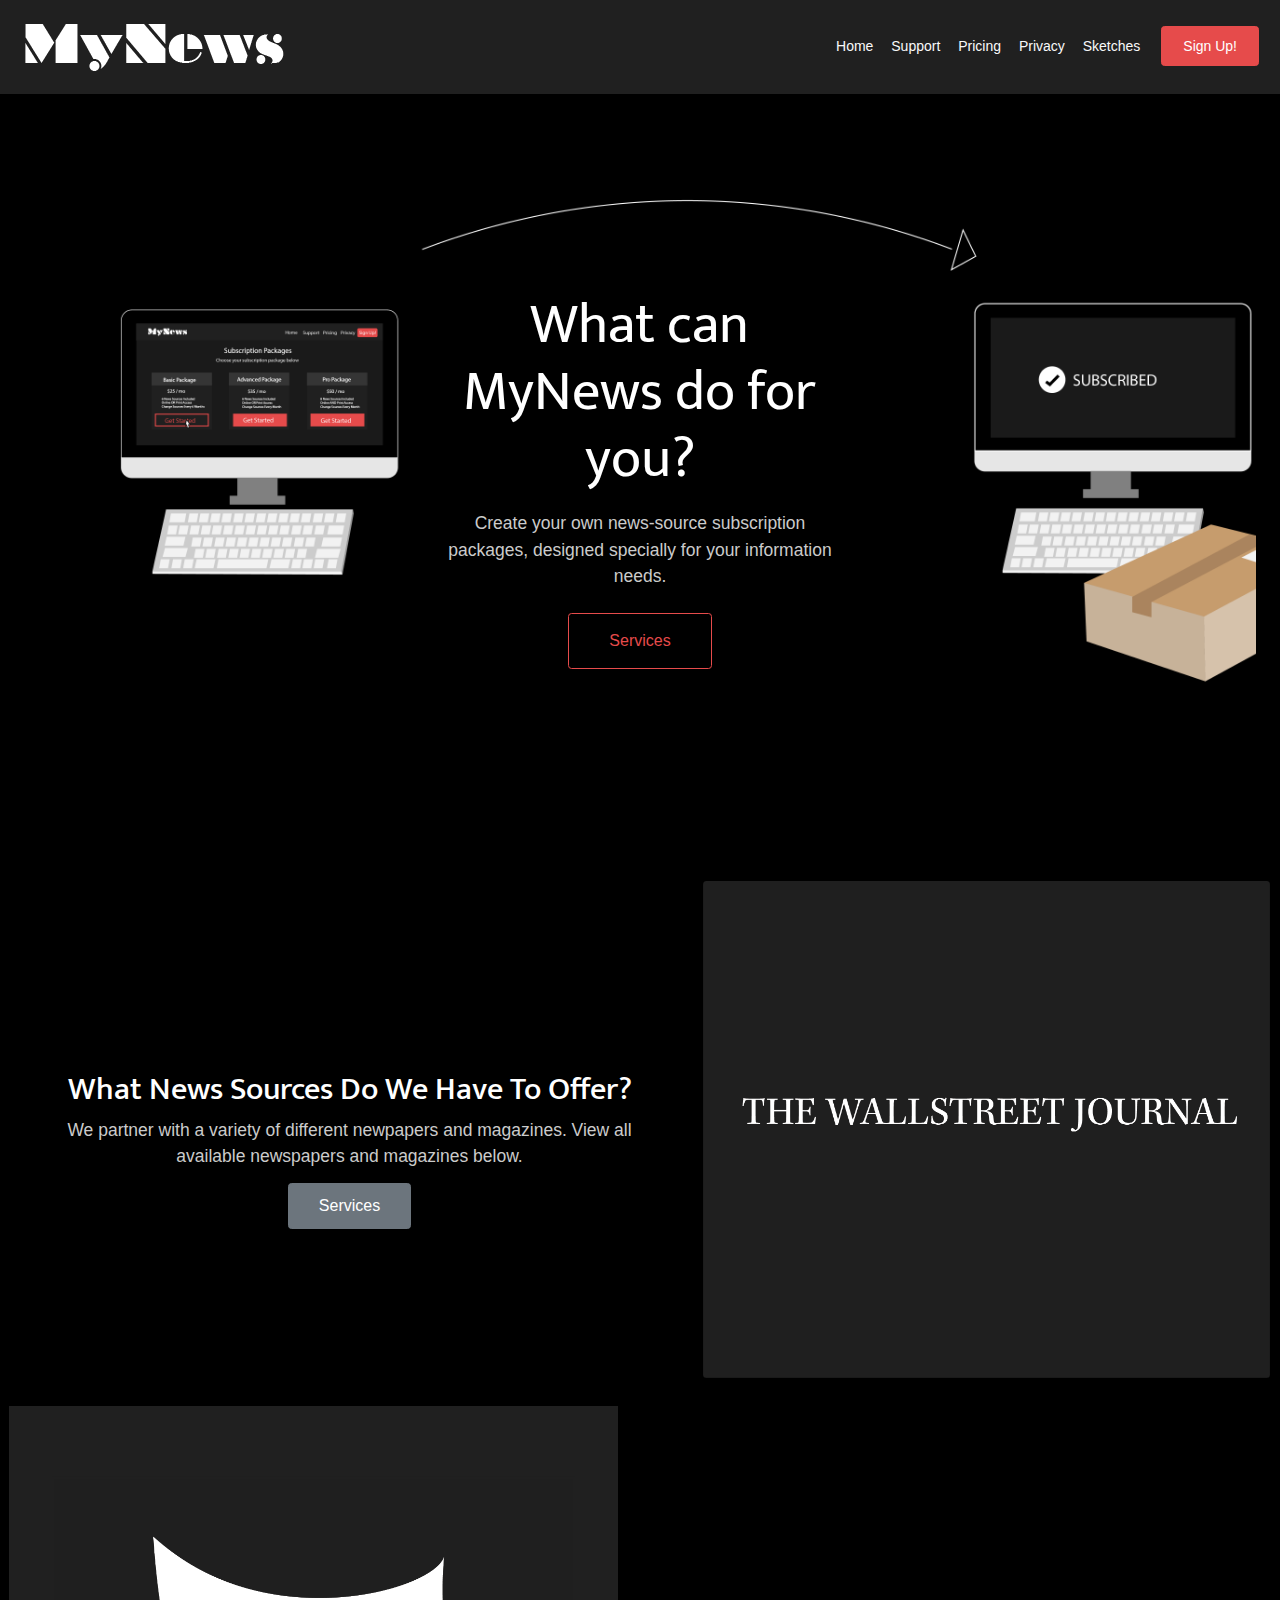
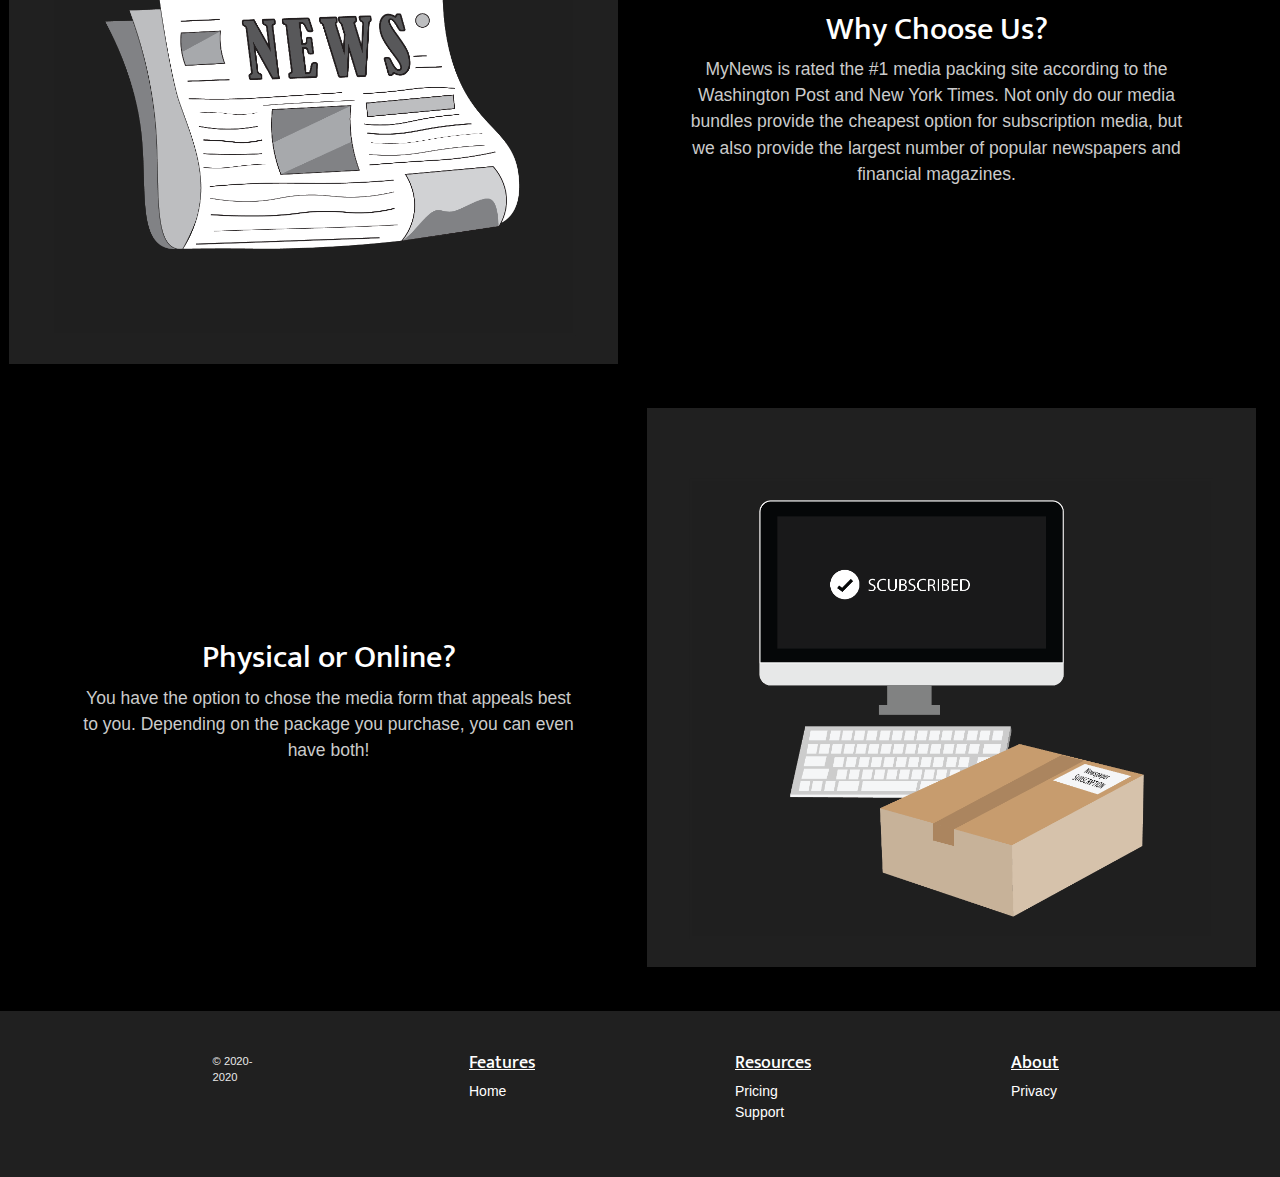
<file: index.html>
<!doctype html>
<html lang="en">
	<head>
		<meta charset="UTF-8">
		<meta name="description" content="Customizable News Source Site">
	  	<meta name="author" content="Allyson Wagner">
		<meta name="viewport" content="width=device-width, initial-scale=1.0">
        <meta name="generator" content="Jekyll v4.1.1">
        <script src="https://ajax.googleapis.com/ajax/libs/jquery/3.5.1/jquery.min.js"></script>
        <script src="https://cdnjs.cloudflare.com/ajax/libs/popper.js/1.16.0/umd/popper.min.js"></script>
        <script src="https://maxcdn.bootstrapcdn.com/bootstrap/4.5.2/js/bootstrap.min.js"></script>
       <link href="https://fonts.googleapis.com/css2?family=Mukta&display=swap" rel="stylesheet">
        <title>Home Page</title>
        
        <!-- Bootstrap v4.4.1 -->
		<link href="css/bootstrap.min.css" rel="stylesheet" type="text/css" media="screen">
		<link href="css/custom.css" rel="stylesheet" type="text/css" media="screen">
        

	<style>
 
    </style>

  </head>
  <body>
      
<div class="d-flex flex-column flex-md-row align-items-center p-3 px-md-4 mb-3 bg-black border-bottom shadow-sm">

   <a class="navbar-brand my-0 mr-md-auto" href="index.html">
    <img src="images/logowhite.png"  alt="Allyson Wagner Design Logo">
    </a>
  <nav class="my-2 my-md-0 mr-md-3">
    <a class="p-2 text-light" href="index.html">Home</a>
    <a class="p-2 text-light" href="support.html">Support</a>
    <a class="p-2 text-light" href="pricing.html">Pricing</a>
    <a class="p-2 text-light" href="privacy.html">Privacy</a>
    <a class="p-2 text-light" href="sketches.html">Sketches</a>
   
</nav>
    <!-- Button to Open the Modal -->
      <button type="button" class="btn btn-primary" data-toggle="modal" data-target="#myModal">
        Sign Up!
      </button>
    
    <!-- The Modal -->
  <div class="modal" id="myModal">
    <div class="modal-dialog">
      <div class="modal-content">
      
        <!-- Modal Header -->
        <div class="modal-header">
          <h4 class="modal-title">Sign Up Now!</h4>
          <button type="button" class="close" data-dismiss="modal">&times;</button>
        </div>
        
        <!-- Modal body -->
        <div class="modal-body">
         <form>
          <div class="form-group">
            <label for="recipient-email" class="col-form-label">Email</label>
            <input type="text" class="form-control" id="recipient-email">
          </div>
          <div class="form-group">
             <label for="recipient-password" class="col-form-label">Password</label>
            <input type="text" class="form-control" id="recipient-password">
          </div>
        <div class="form-group">
             <label for="recipient-confirm-password" class="col-form-label">Confirm Password</label>
            <input type="text" class="form-control" id="recipient-confirm-password">
          </div>
        </form>
        </div>
        
        <!-- Modal footer -->
        <div class="modal-footer">
           <button type="button" class="btn btn-secondary" data-dismiss="modal">Close</button>
        <button type="button" class="btn btn-light">Save changes</button>
        </div>

        </div>
      </div>
    </div><!-- End Modal -->
    
</div><!-- End Heading -->

        
      
<div class="container">
<div class="position-relative p-3 p-md-5 m-md-3 text-center backgroundimage">
    
  <div class="col-md-5 p-lg-5 mx-auto my-5 padding1 ">
      
    <h1 class="display-4 font-weight-normal pricing2">What can MyNews do for you?</h1>
    <p class="lead font-weight-normal pricing2">Create your own news-source subscription packages, designed specially for your information needs.</p>
    <a class="btn btn-outline-primary largerbutton" href="pricing.html">Services</a>
  </div> <!--END of h1/p div-->
    
  <div class="product-device shadow-sm d-none d-md-block"></div>
  <div class="product-device product-device-2 shadow-sm d-none d-md-block"></div>
</div> <!--END of big header-->

<div class="d-md-flex flex-md-equal w-100 my-md-3 pl-md-3">
  <div class="mr-md-3 pt-3 px-3 pt-md-5 px-md-5 text-center text-white overflow-hidden my-auto ">
    <div class="my-3 py-3">
      <h2 class="display-5">What News Sources Do We Have To Offer?</h2>
      <p class="lead">We partner with a variety of different newpapers and magazines. View all available newspapers and magazines below.</p>
        <a class="btn btn-secondary largerbutton2" href="pricing.html">Services</a>
    </div>
  </div> <!--END of what news sources do we have div-->
  <div class=" d-md-flex flex-md-equal w-100 my-md-3 pl-md-3 align-items-center">
        <div id="carouselExampleSlidesOnly" class="carousel slide" data-ride="carousel">
      <div class="carousel-inner">
        <div class="carousel-item active" data-interval="4000">
            <img src="images/thewallstreetjournalslide.png" class="d-block w-100 rounded" alt="New York Times Magazine Logo">
        </div>
        <div class="carousel-item" data-interval="4000">
          <img src="images/forbesslide2.png" class="d-block w-100 rounded" alt="Forbes Magazine Logo">
        </div>
        <div class="carousel-item" data-interval="4000">
          <img src="images/economistslide2.png" class="d-block w-100 rounded" alt="The Economist Magazine Logo">
        </div>
         <div class="carousel-item" data-interval="4000">
          <img src="images/moneyslide2.png" class="d-block w-100 rounded" alt="Money Magazine Logo ">
        </div>
      </div>
    </div>
  </div><!--END of carousel div-->
</div> <!--END div group-->


    
<div class="row d-md-flex flex-md-equal w-100 my-md-3 pl-md-3 pricing align-items-center">
<div class="col-md-6 order-last order-lg-1 order-md-1 bg-dark mr-md-3 pt-3 px-3 pt-md-5 px-md-5 text-center overflow-hidden ">
    <div class="my-3 py-3 rounded">
      <img src="images/newspaperdrawing.png" class="d-block w-100 rounded" alt="computer and package image">
    </div>
  </div><!--END of newspaper drawing div-->
<div class=" col-md-6 order-1 order-lg-2 order-md-2 mr-md-3 pt-3 px-3 pt-md-5 px-md-5 text-center overflow-hidden order-first order-md-2">
    <div class="my-3 p-3 ">
      <h2 class="display-5">Why Choose Us?</h2>
        <p class="lead">MyNews is rated the #1 media packing site according to the Washington Post and New York Times. Not only do our media bundles provide the cheapest option for subscription media, but we also provide the largest number of popular newspapers and financial magazines.</p>
    </div>
  </div><!--END of why choose us div-->
</div> <!--END of div group-->

<div class="d-md-flex flex-md-equal w-100 my-md-3 pl-md-3 pricing align-items-center">
  <div class=" mr-md-3 pt-3 px-3 pt-md-5 px-md-5 text-center overflow-hidden">
    <div class="my-3 p-3  ">
      <h2 class="display-5">Physical or Online?</h2>
      <p class="lead">You have the option to chose the media form that appeals best to you. Depending on the package you purchase, you can even have both!</p>
    </div>
  </div><!--END of physical or online div-->
  <div class="bg-dark mr-md-3 pt-3 px-3 pt-md-5 px-md-5 text-center overflow-hidden">
    <div class="my-3 py-3 rounded ">
      <img src="images/physicaloronline.png" class="d-block w-100 rounded" alt="computer and package image">
    </div>
  </div> <!--END of computer image div-->
</div> <!--END of "physical or online" div-->

    
</div><!-- End of container -->
      
  <footer class="pt-4 pt-md-5 d-flex justify-content-center footer">
    <div class="row">
      <div class="col-12 col-md footer">
        <small class="d-block mb-3 text-muted">&copy; 2020-2020</small>
      </div>
      <div class="col-6 col-md footer">
        <h5 class="footerlinks">Features</h5>
        <ul class="list-unstyled ">
          <li class="footertext"><a  href="#">Home</a></li><!-- Features Page -->
        </ul>
      </div>
      <div class="col-6 col-md footer">
        <h5 class="footerlinks">Resources</h5>
        <ul class="list-unstyled  footertext">
          <li class="footertext"><a href="pricing.html">Pricing</a></li><!-- Pricing Page --> 
          <li class="footertext"><a href="#">Support</a></li><!-- Support is how users can contact our company, Who we are. --> 
        </ul>
      </div>
      <div class="col-6 col-md footer">
        <h5 class="footerlinks">About</h5>
        <ul class="list-unstyled  footertext">
          <li class="footertext"><a href="#">Privacy</a></li><!-- Based on similar companies privacy pages. -->
        </ul>
      </div>
    </div><!-- End of Row -->
  </footer> 

</body> 
</html>
</file>
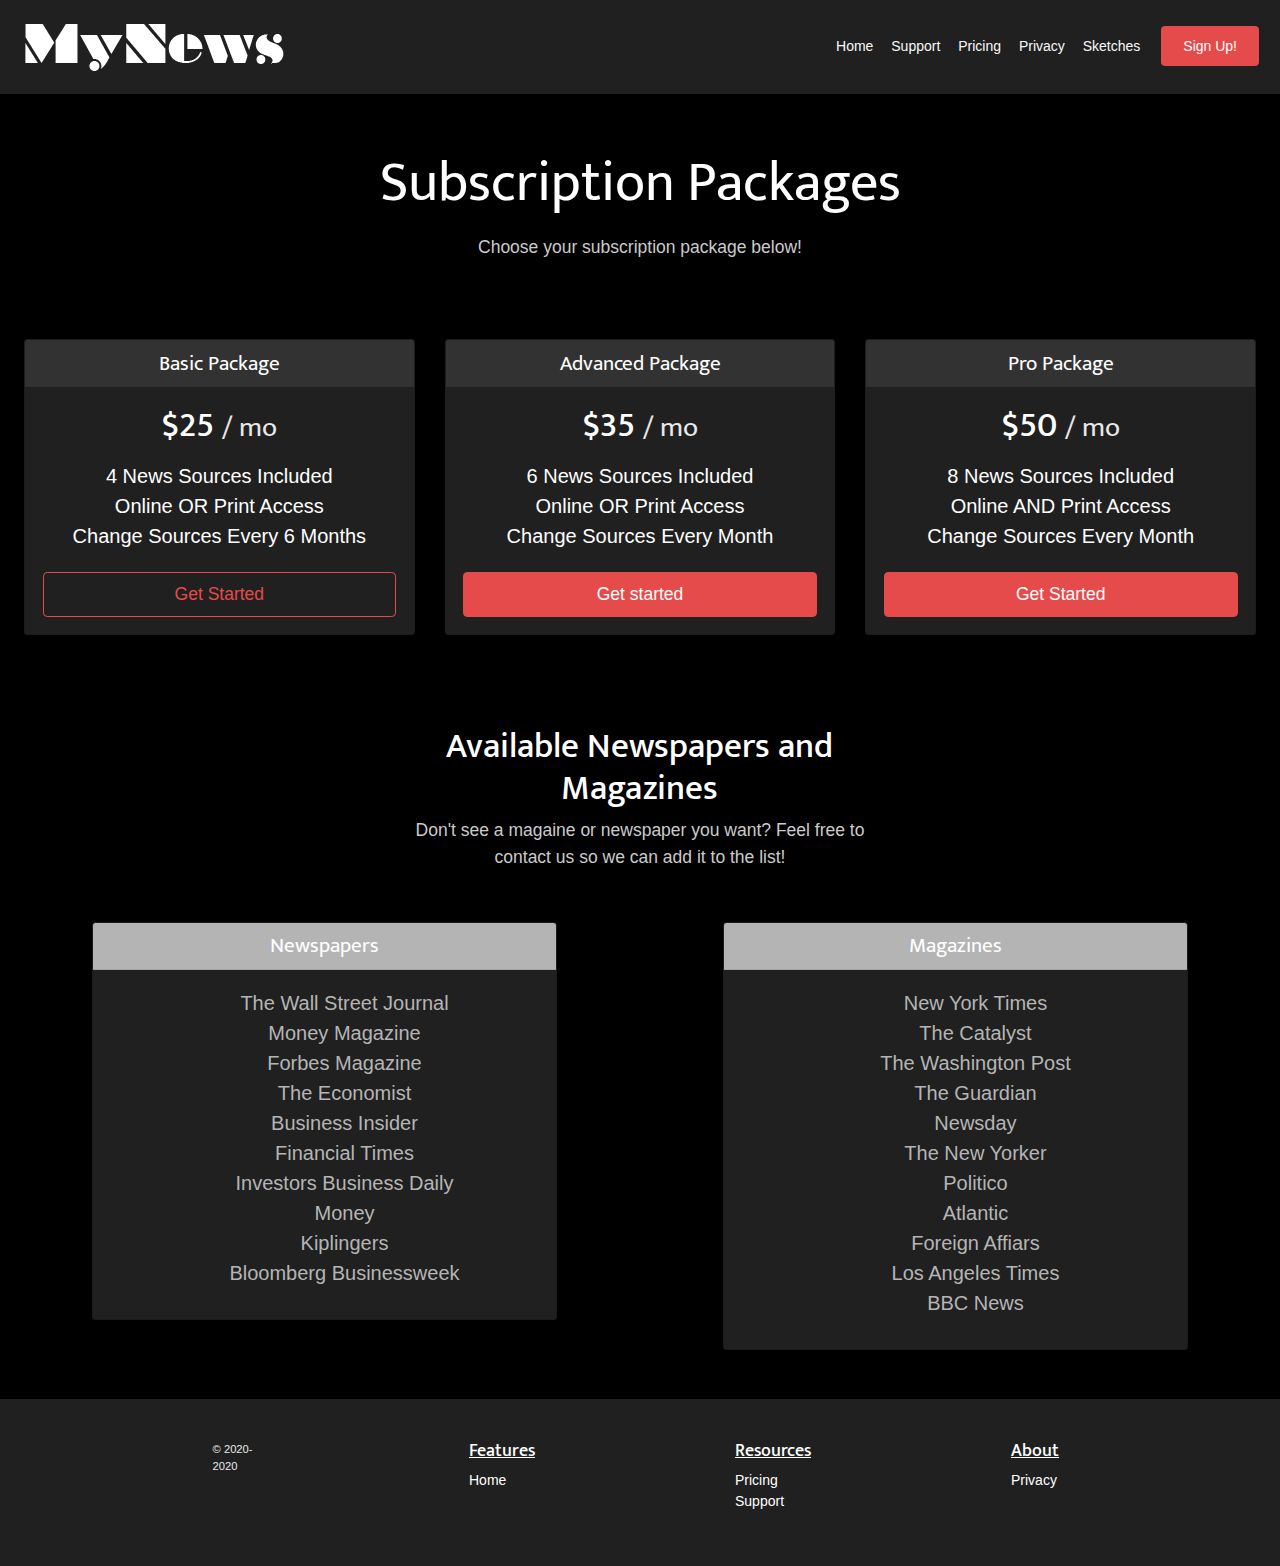
<file: pricing.html>
<!doctype html>
<html lang="en">
	<head>
		<meta charset="UTF-8">
		<meta name="description" content="Customizable News Source Site">
	  	<meta name="author" content="Allyson Wagner">
		<meta name="viewport" content="width=device-width, initial-scale=1.0">
        <meta name="generator" content="Jekyll v4.1.1">
        <script src="https://ajax.googleapis.com/ajax/libs/jquery/3.5.1/jquery.min.js"></script>
        <script src="https://cdnjs.cloudflare.com/ajax/libs/popper.js/1.16.0/umd/popper.min.js"></script>
        <script src="https://maxcdn.bootstrapcdn.com/bootstrap/4.5.2/js/bootstrap.min.js"></script>
        <link href="https://fonts.googleapis.com/css2?family=Mukta&display=swap" rel="stylesheet">
		<title>Pricing Page</title>

		<!-- Bootstrap v4.4.1 -->
		<link href="css/bootstrap.min.css" rel="stylesheet" type="text/css" media="screen">
		<link href="css/custom.css" rel="stylesheet" type="text/css" media="screen">

	<style>
    </style>

  </head>
  <body>
      
<div class="d-flex flex-column flex-md-row align-items-center p-3 px-md-4 mb-3 bg-black border-bottom shadow-sm">

   <a class="navbar-brand my-0 mr-md-auto" href="index.html">
    <img src="images/logowhite.png"  alt="Allyson Wagner Design Logo">
    </a>
  <nav class="my-2 my-md-0 mr-md-3">
    <a class="p-2 text-light" href="index.html">Home</a>
    <a class="p-2 text-light" href="support.html">Support</a>
    <a class="p-2 text-light" href="pricing.html">Pricing</a>
    <a class="p-2 text-light" href="privacy.html">Privacy</a>
    <a class="p-2 text-light" href="sketches.html">Sketches</a>
   
</nav>
    <!-- Button to Open the Modal -->
      <button type="button" class="btn btn-primary" data-toggle="modal" data-target="#myModal">
        Sign Up!
      </button>
    
    <!-- The Modal -->
  <div class="modal" id="myModal">
    <div class="modal-dialog">
      <div class="modal-content">
      
        <!-- Modal Header -->
        <div class="modal-header">
          <h4 class="modal-title">Sign Up Now!</h4>
          <button type="button" class="close" data-dismiss="modal">&times;</button>
        </div>
        
        <!-- Modal body -->
        <div class="modal-body">
         <form>
          <div class="form-group">
            <label for="recipient-email" class="col-form-label">Email</label>
            <input type="text" class="form-control" id="recipient-email">
          </div>
          <div class="form-group">
             <label for="recipient-password" class="col-form-label">Password</label>
            <input type="text" class="form-control" id="recipient-password">
          </div>
        <div class="form-group">
             <label for="recipient-confirm-password" class="col-form-label">Confirm Password</label>
            <input type="text" class="form-control" id="recipient-confirm-password">
          </div>
        </form>
        </div>
        
        <!-- Modal footer -->
        <div class="modal-footer">
           <button type="button" class="btn btn-secondary" data-dismiss="modal">Close</button>
        <button type="button" class="btn btn-light">Save changes</button>
        </div>

        </div>
      </div>
    </div><!-- End Modal -->
    
</div><!-- End Heading -->

<div class="pricing-header px-3 py-3 pt-md-5 pb-md-4 mx-auto text-center ">
  <h1 class="display-4 pricing2 font-weight-normal">Subscription Packages</h1>
  <p class="lead pricing">Choose your subscription package below!</p>
</div> <!--END of heading -->

<div class="container">
    
  <div class="card-deck mb-3 text-center p-3">
    <div class="card mb-4 shadow-sm">
      <div class="card-header">
        <h4 class="my-0 font-weight-normal">Basic Package</h4>
      </div>
      <div class="card-body">
        <h1 class="card-title pricing-card-title">$25 <small class="text-muted">/ mo</small></h1>
        <ul class="list-unstyled mt-3 mb-4">
          <li>4 News Sources Included</li>
          <li>Online OR Print Access</li>
          <li>Change Sources Every 6 Months</li>
        </ul>
        <button type="button" class="btn btn-lg btn-block btn-outline-primary">Get Started</button>
      </div> 
    </div><!--END of basic package card -->
    <div class="card mb-4 shadow-sm">
      <div class="card-header">
        <h4 class="my-0 font-weight-normal">Advanced Package</h4>
      </div>
      <div class="card-body">
        <h1 class="card-title pricing-card-title">$35 <small class="text-muted">/ mo</small></h1>
        <ul class="list-unstyled mt-3 mb-4">
          <li>6 News Sources Included</li>
            <li>Online OR Print Access</li>
          <li>Change Sources Every Month</li>
        </ul>
        <button type="button" class="btn btn-lg btn-block btn-primary">Get started</button>
      </div>
    </div> <!--END of advanced package card-->
    <div class="card mb-4 shadow-sm">
      <div class="card-header">
        <h4 class="my-0 font-weight-normal">Pro Package</h4>
      </div>
      <div class="card-body">
        <h1 class="card-title pricing-card-title">$50 <small class="text-muted">/ mo</small></h1>
        <ul class="list-unstyled mt-3 mb-4">
          <li>8 News Sources Included</li>
           <li>Online AND Print Access</li>
          <li>Change Sources Every Month</li>
        </ul>
        <button type="button" class="btn btn-lg btn-block btn-primary">Get Started</button>
      </div>
    </div> <!--END of pro package card-->
  </div><!-- End of card deck div -->
    
<div class="position-relative overflow-hidden m-md-3 text-center ">
      <div class="col-md-5  mx-auto my-5">
        <h1 class="display-6">Available Newspapers and Magazines</h1>
        <p class="lead font-weight-normal pricing2">Don't see a magaine or newspaper you want? Feel free to contact us so we can add it to the list!</p>
    </div>  
    
  <div class="card-deck mb-3 text-center">
    <div class="col-md-5  mx-auto">
        <div class="card mb-4 shadow-sm">
      <div class="card-header headerred">
        <h4 class="my-0 font-weight-normal">Newspapers</h4>
      </div>
      <div class="card-body">
           <ul class="text-center">
                  <li class="nobullet">The Wall Street Journal</li>
                  <li class="nobullet">Money Magazine</li>
                  <li class="nobullet">Forbes Magazine</li>
                  <li class="nobullet">The Economist</li>
                  <li class="nobullet">Business Insider</li>
                    <li class="nobullet">Financial Times</li>
                    <li class="nobullet">Investors Business Daily</li>
                    <li class="nobullet">Money</li>
                    <li class="nobullet">Kiplingers</li>
                     <li class="nobullet">Bloomberg Businessweek</li>
            </ul>
      </div>
    </div>
      </div>
      
      <div class="col-md-5  mx-auto">
        <div class="card mb-4 shadow-sm">
      <div class="card-header headerred">
        <h4 class="my-0 font-weight-normal">Magazines</h4>
      </div>
      <div class="card-body">
        <ul>
                  <li class="nobullet">New York Times</li>
                  <li class="nobullet">The Catalyst</li>
                  <li class="nobullet">The Washington Post</li>
                  <li class="nobullet">The Guardian</li>
                  <li class="nobullet">Newsday</li>
                    <li class="nobullet">The New Yorker</li>
                  <li class="nobullet">Politico</li>
                  <li class="nobullet">Atlantic</li>
                  <li class="nobullet">Foreign Affiars</li>
                  <li class="nobullet">Los Angeles Times</li>
                  <li class="nobullet">BBC News</li>
                </ul>

      </div>
    </div>
    </div>
    </div><!-- End of card deck 2 -->

   
</div> <!-- End of available newspapers and magazines -->
    
</div><!-- End of container -->

  <footer class="pt-4 pt-md-5 d-flex justify-content-center footer">
    <div class="row">
      <div class="col-12 col-md footer">
        <small class="d-block mb-3 text-muted">&copy; 2020-2020</small>
      </div>
      <div class="col-6 col-md footer">
        <h5 class="footerlinks">Features</h5>
        <ul class="list-unstyled  footertext">
          <li class="footertext"><a  href="#">Home</a></li><!-- Features Page -->
        </ul>
      </div>
      <div class="col-6 col-md footer">
        <h5 class="footerlinks">Resources</h5>
        <ul class="list-unstyled  footertext">
          <li class="footertext"><a href="pricing.html">Pricing</a></li><!-- Pricing Page --> 
          <li class="footertext"><a href="#">Support</a></li><!-- Support is how users can contact our company, Who we are. --> 
        </ul>
      </div>
      <div class="col-6 col-md footer">
        <h5 class="footerlinks">About</h5>
        <ul class="list-unstyled  footertext">
          <li class="footertext"><a href="#">Privacy</a></li><!-- Based on similar companies privacy pages. -->
        </ul>
      </div>
    </div><!-- End of Row -->
  </footer> 

</body>
</html>
</file>
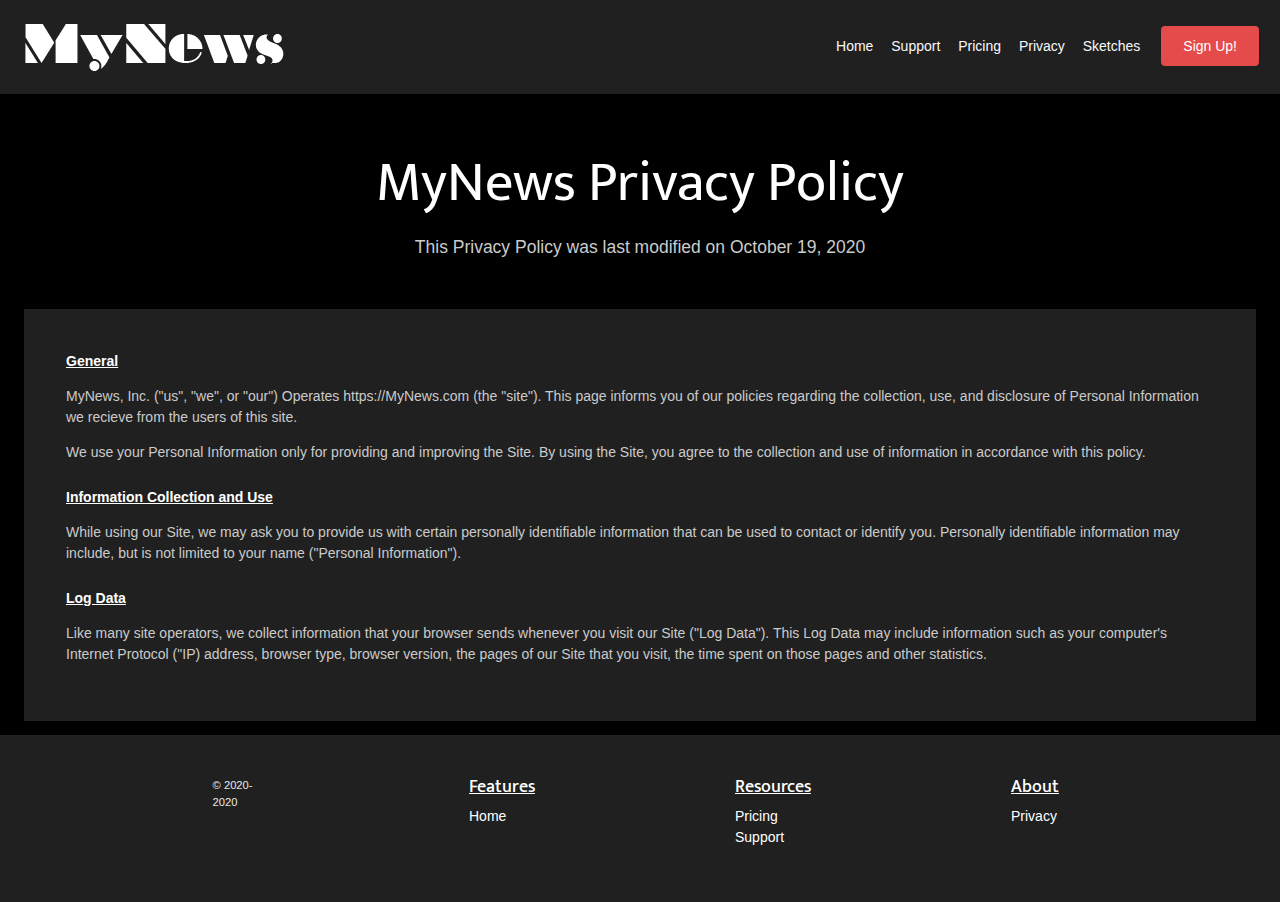
<file: privacy.html>
<!doctype html>
<html lang="en">
	<head>
		<meta charset="UTF-8">
		<meta name="description" content="Customizable News Source Site">
	  	<meta name="author" content="Allyson Wagner">
		<meta name="viewport" content="width=device-width, initial-scale=1.0">
        <meta name="generator" content="Jekyll v4.1.1">
        <script src="https://ajax.googleapis.com/ajax/libs/jquery/3.5.1/jquery.min.js"></script>
        <script src="https://cdnjs.cloudflare.com/ajax/libs/popper.js/1.16.0/umd/popper.min.js"></script>
        <script src="https://maxcdn.bootstrapcdn.com/bootstrap/4.5.2/js/bootstrap.min.js"></script>
         <link href="https://fonts.googleapis.com/css2?family=Mukta&display=swap" rel="stylesheet">
		<title>Privacy Page</title>

		<!-- Bootstrap v4.4.1 -->
		<link href="css/bootstrap.min.css" rel="stylesheet" type="text/css" media="screen">
		<link href="css/custom.css" rel="stylesheet" type="text/css" media="screen">

	<style>
    </style>

  </head>
  <body>
      
<div class="d-flex flex-column flex-md-row align-items-center p-3 px-md-4 mb-3 bg-black border-bottom shadow-sm">

   <a class="navbar-brand my-0 mr-md-auto" href="index.html">
    <img src="images/logowhite.png"  alt="Allyson Wagner Design Logo">
    </a>
  <nav class="my-2 my-md-0 mr-md-3">
    <a class="p-2 text-light" href="index.html">Home</a>
    <a class="p-2 text-light" href="support.html">Support</a>
    <a class="p-2 text-light" href="pricing.html">Pricing</a>
    <a class="p-2 text-light" href="privacy.html">Privacy</a>
    <a class="p-2 text-light" href="sketches.html">Sketches</a>
   
</nav>
    <!-- Button to Open the Modal -->
      <button type="button" class="btn btn-primary" data-toggle="modal" data-target="#myModal">
        Sign Up!
      </button>
    
    <!-- The Modal -->
  <div class="modal" id="myModal">
    <div class="modal-dialog">
      <div class="modal-content">
      
        <!-- Modal Header -->
        <div class="modal-header">
          <h4 class="modal-title">Sign Up Now!</h4>
          <button type="button" class="close" data-dismiss="modal">&times;</button>
        </div>
        
        <!-- Modal body -->
        <div class="modal-body">
         <form>
          <div class="form-group">
            <label for="recipient-email" class="col-form-label">Email</label>
            <input type="text" class="form-control" id="recipient-email">
          </div>
          <div class="form-group">
             <label for="recipient-password" class="col-form-label">Password</label>
            <input type="text" class="form-control" id="recipient-password">
          </div>
        <div class="form-group">
             <label for="recipient-confirm-password" class="col-form-label">Confirm Password</label>
            <input type="text" class="form-control" id="recipient-confirm-password">
          </div>
        </form>
        </div>
        
        <!-- Modal footer -->
        <div class="modal-footer">
           <button type="button" class="btn btn-secondary" data-dismiss="modal">Close</button>
        <button type="button" class="btn btn-light">Save changes</button>
        </div>

        </div>
      </div>
    </div><!-- End Modal -->
    
</div><!-- End Heading -->
      
<div class="container">
    
<div class="pricing-header px-3 py-3 pt-md-5 pb-md-4 mx-auto text-center ">
  <h1 class="display-4 pricing2 font-weight-normal">MyNews Privacy Policy</h1>
  <p class="lead ">This Privacy Policy was last modified on October 19, 2020</p>
</div>
<div class="p-3 p-md-5 m-md-3 mx-auto backgroundgrey">
    <p class="bold white underline ">General</p>
    <p>MyNews, Inc. ("us", "we", or "our") Operates https://MyNews.com (the "site"). This page informs you of our policies regarding the collection, use, and disclosure of Personal Information we recieve from the users of this site. </p>
    <p class="pricing2">We use your Personal Information only for providing and improving the Site. By using the Site, you agree to the collection and use of information in accordance with this policy. </p>
    <p class="bold white underline ">Information Collection and Use</p>
    <p class="pricing2">While using our Site, we may ask you to provide us with certain personally identifiable information that can be used to contact or identify you. Personally identifiable information may include, but is not limited to your name ("Personal Information").</p>
     <p class="bold white underline">Log Data</p>
    <p>Like many site operators, we collect information that your browser sends whenever you visit our Site ("Log Data"). This Log Data may include information such as your computer's Internet Protocol ("IP) address, browser type, browser version, the pages of our Site that you visit, the time spent on those pages and other statistics.</p>
      </div>    
</div><!-- End of container -->
      

  <footer class="pt-4 pt-md-5 d-flex justify-content-center footer">
    <div class="row">
      <div class="col-12 col-md footer">
        <small class="d-block mb-3 text-muted">&copy; 2020-2020</small>
      </div>
      <div class="col-6 col-md footer">
        <h5 class="footerlinks">Features</h5>
        <ul class="list-unstyled  footertext">
          <li class="footertext"><a  href="#">Home</a></li><!-- Features Page -->
        </ul>
      </div>
      <div class="col-6 col-md footer">
        <h5 class="footerlinks">Resources</h5>
        <ul class="list-unstyled  footertext">
          <li class="footertext"><a href="pricing.html">Pricing</a></li><!-- Pricing Page --> 
          <li class="footertext"><a href="#">Support</a></li><!-- Support is how users can contact our company, Who we are. --> 
        </ul>
      </div>
      <div class="col-6 col-md footer">
        <h5 class="footerlinks">About</h5>
        <ul class="list-unstyled  footertext">
          <li class="footertext"><a href="#">Privacy</a></li><!-- Based on similar companies privacy pages. -->
        </ul>
      </div>
    </div><!-- End of Row -->
  </footer> 

</body>
</html>
</file>
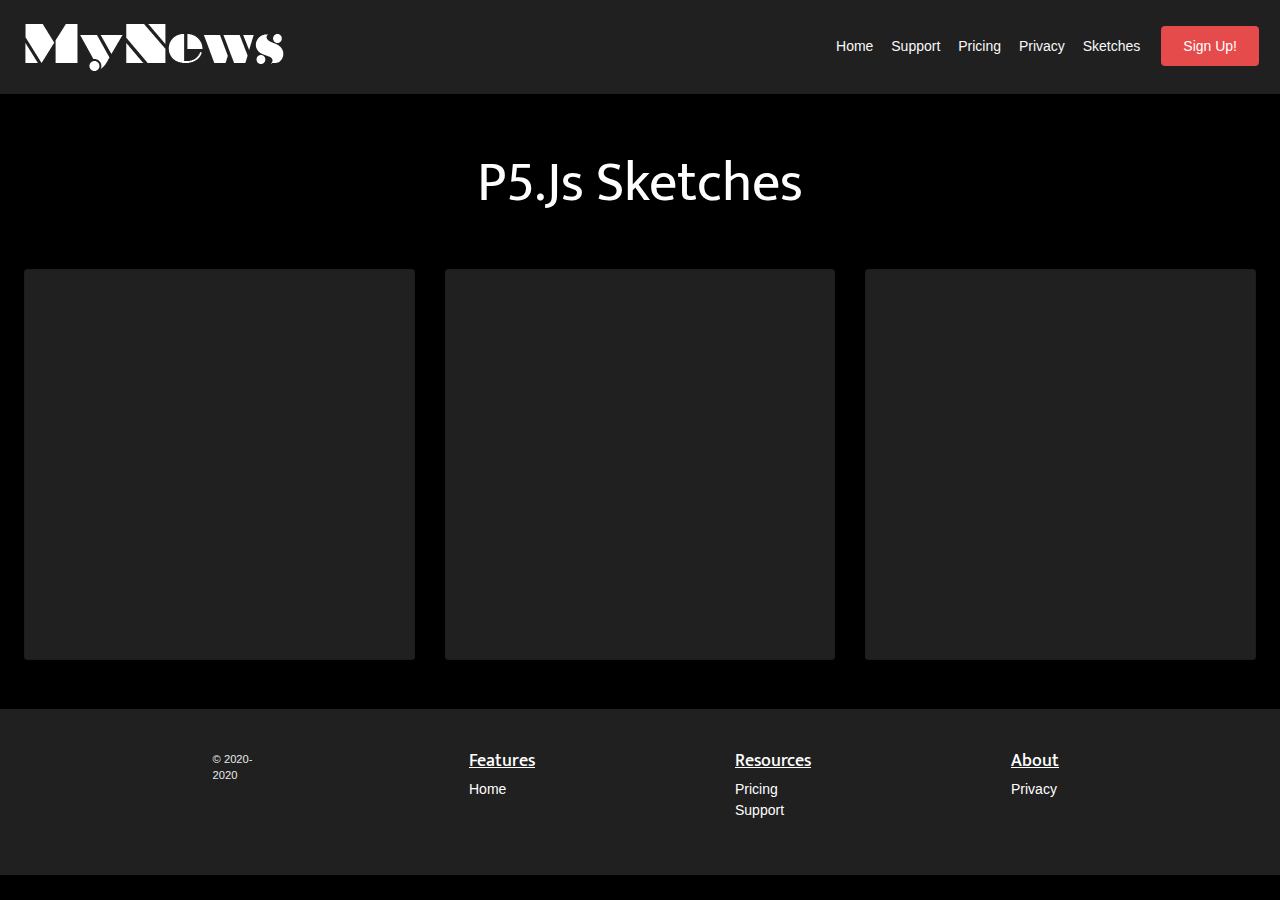
<file: sketches.html>
<!doctype html>
<html lang="en">
	<head>
		<meta charset="UTF-8">
		<meta name="description" content="Customizable News Source Site">
	  	<meta name="author" content="Allyson Wagner">
		<meta name="viewport" content="width=device-width, initial-scale=1.0">
        <meta name="generator" content="Jekyll v4.1.1">
        <script src="https://ajax.googleapis.com/ajax/libs/jquery/3.5.1/jquery.min.js"></script>
        <script src="https://cdnjs.cloudflare.com/ajax/libs/popper.js/1.16.0/umd/popper.min.js"></script>
        <script src="https://maxcdn.bootstrapcdn.com/bootstrap/4.5.2/js/bootstrap.min.js"></script>
         <link href="https://fonts.googleapis.com/css2?family=Mukta&display=swap" rel="stylesheet">
		<title>P5.js Sketches</title>

		<!-- Bootstrap v4.4.1 -->
		<link href="css/bootstrap.min.css" rel="stylesheet" type="text/css" media="screen">
		<link href="css/custom.css" rel="stylesheet" type="text/css" media="screen">

        
        
	<style>
    </style>

  </head>
  <body>
      
<div class="d-flex flex-column flex-md-row align-items-center p-3 px-md-4 mb-3 bg-black border-bottom shadow-sm">

   <a class="navbar-brand my-0 mr-md-auto" href="index.html">
    <img src="images/logowhite.png"  alt="Allyson Wagner Design Logo">
    </a>
  <nav class="my-2 my-md-0 mr-md-3">
    <a class="p-2 text-light" href="index.html">Home</a>
    <a class="p-2 text-light" href="support.html">Support</a>
    <a class="p-2 text-light" href="pricing.html">Pricing</a>
    <a class="p-2 text-light" href="privacy.html">Privacy</a>
    <a class="p-2 text-light" href="sketches.html">Sketches</a>
   
</nav>
    <!-- Button to Open the Modal -->
      <button type="button" class="btn btn-primary" data-toggle="modal" data-target="#myModal">
        Sign Up!
      </button>
    
    <!-- The Modal -->
  <div class="modal" id="myModal">
    <div class="modal-dialog">
      <div class="modal-content">
      
        <!-- Modal Header -->
        <div class="modal-header">
          <h4 class="modal-title">Sign Up Now!</h4>
          <button type="button" class="close" data-dismiss="modal">&times;</button>
        </div>
        
        <!-- Modal body -->
        <div class="modal-body">
         <form>
          <div class="form-group">
            <label for="recipient-email" class="col-form-label">Email</label>
            <input type="text" class="form-control" id="recipient-email">
          </div>
          <div class="form-group">
             <label for="recipient-password" class="col-form-label">Password</label>
            <input type="text" class="form-control" id="recipient-password">
          </div>
        <div class="form-group">
             <label for="recipient-confirm-password" class="col-form-label">Confirm Password</label>
            <input type="text" class="form-control" id="recipient-confirm-password">
          </div>
        </form>
        </div>
          
        <!-- Modal footer -->
        <div class="modal-footer">
           <button type="button" class="btn btn-secondary" data-dismiss="modal">Close</button>
        <button type="button" class="btn btn-light">Save changes</button>
        </div>

        </div>
      </div>
    </div><!-- End Modal -->
    
</div><!-- End Heading -->
      
<div class="container">
    
      
<div class="pricing-header px-3 py-3 pt-md-5 pb-md-4 mx-auto text-center ">
  <h1 class="display-4 pricing2 font-weight-normal">P5.Js Sketches</h1>
</div>
    
  <div class="card-deck mb-3 text-center p-3">
    <div class="card mb-4 shadow-sm">
      <div class="card-body embed-responsive embed-responsive-21by9">
       <iframe src="https://www.openprocessing.org/sketch/993459/embed/?plusEmbedHash=[base64]&plusEmbedTitle=true" width="400" height="300"></iframe>
      </div> <!--END of card body-->
    </div><!--END of sketch1 card -->
      
    <div class="card mb-4 shadow-sm">
      <div class="card-body embed-responsive embed-responsive-1by1">
          <iframe src="https://www.openprocessing.org/sketch/970713/embed/" width="400" height="500"></iframe>
      </div><!--END of card body-->
    </div> <!--END of sketch2 card-->
      
    <div class="card mb-4 shadow-sm">
      <div class="card-body embed-responsive embed-responsive-1by1">
          <iframe src="https://www.openprocessing.org/sketch/963853/embed/?plusEmbedHash=[base64]&plusEmbedTitle=true" width="400" height="500"></iframe>
      
      </div> <!--END of card body-->
    </div> <!--END of sketch3 card-->
  </div><!-- End of card deck div -->
    
</div><!-- End of container -->
      
  <footer class="pt-4 pt-md-5 d-flex justify-content-center footer">
    <div class="row">
      <div class="col-12 col-md footer">
        <small class="d-block mb-3 text-muted">&copy; 2020-2020</small>
      </div>
      <div class="col-6 col-md footer">
        <h5 class="footerlinks">Features</h5>
        <ul class="list-unstyled  footertext">
          <li class="footertext"><a  href="#">Home</a></li><!-- Features Page -->
        </ul>
      </div>
      <div class="col-6 col-md footer">
        <h5 class="footerlinks">Resources</h5>
        <ul class="list-unstyled  footertext">
          <li class="footertext"><a href="pricing.html">Pricing</a></li><!-- Pricing Page --> 
          <li class="footertext"><a href="#">Support</a></li><!-- Support is how users can contact our company, Who we are. --> 
        </ul>
      </div>
      <div class="col-6 col-md footer">
        <h5 class="footerlinks">About</h5>
        <ul class="list-unstyled  footertext">
          <li class="footertext"><a href="#">Privacy</a></li><!-- Based on similar companies privacy pages. -->
        </ul>
      </div>
    </div><!-- End of Row -->
  </footer> 

</body>
</html>
</file>
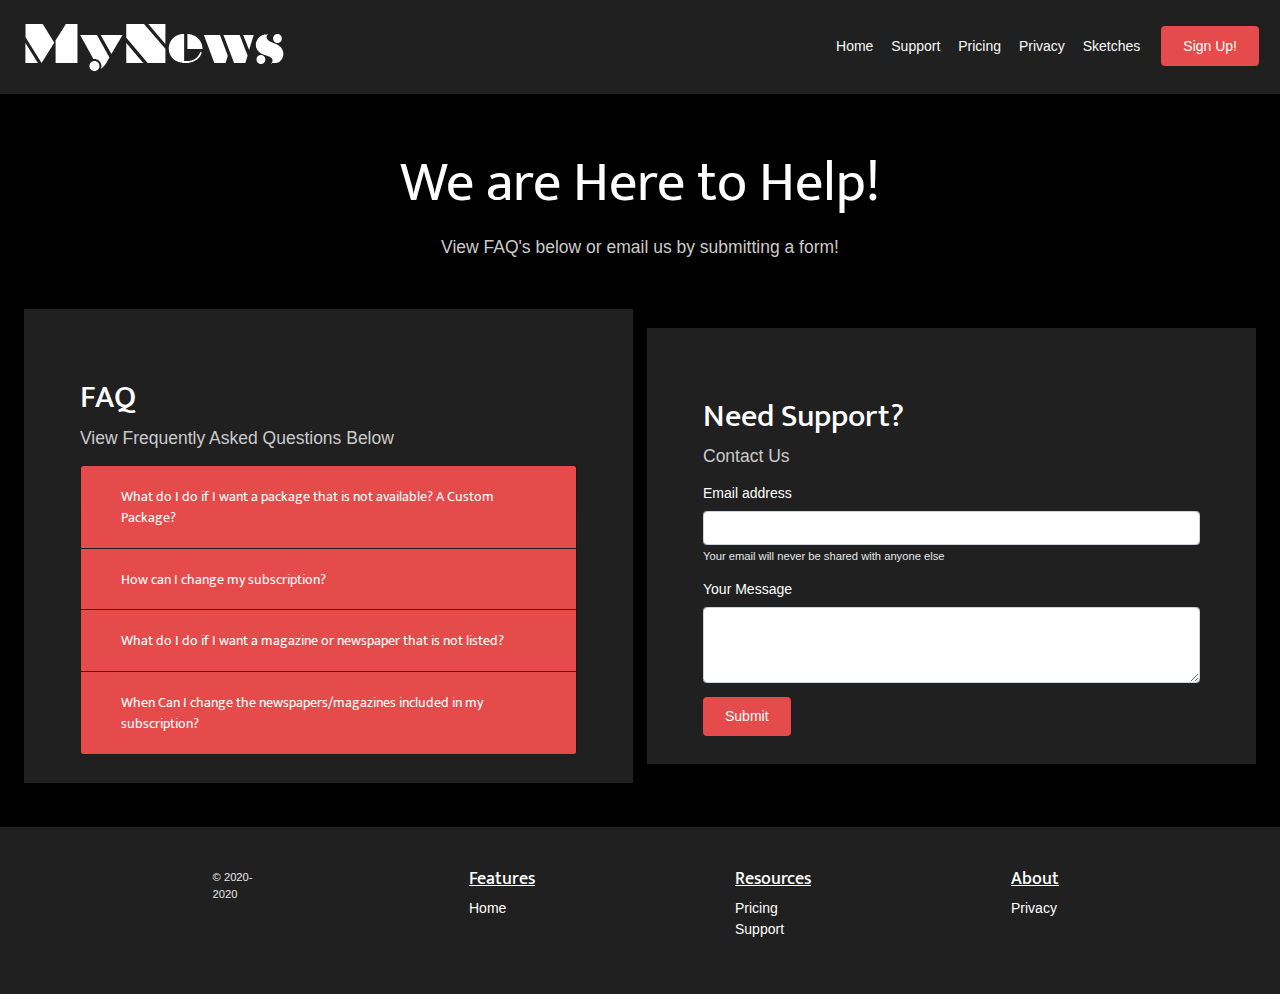
<file: support.html>
<!doctype html>
<html lang="en">
	<head>
		<meta charset="UTF-8">
		<meta name="description" content="Customizable News Source Site">
	  	<meta name="author" content="Allyson Wagner">
		<meta name="viewport" content="width=device-width, initial-scale=1.0">
        <meta name="generator" content="Jekyll v4.1.1">
        <script src="https://ajax.googleapis.com/ajax/libs/jquery/3.5.1/jquery.min.js"></script>
        <script src="https://cdnjs.cloudflare.com/ajax/libs/popper.js/1.16.0/umd/popper.min.js"></script>
        <script src="https://maxcdn.bootstrapcdn.com/bootstrap/4.5.2/js/bootstrap.min.js"></script>
         <link href="https://fonts.googleapis.com/css2?family=Mukta&display=swap" rel="stylesheet">
		<title>Support Page</title>

		<!-- Bootstrap v4.4.1 -->
		<link href="css/bootstrap.min.css" rel="stylesheet" type="text/css" media="screen">
		<link href="css/custom.css" rel="stylesheet" type="text/css" media="screen">

	<style>
    </style>

  </head>
  <body>
      
<div class="d-flex flex-column flex-md-row align-items-center p-3 px-md-4 mb-3 bg-black border-bottom shadow-sm">

   <a class="navbar-brand my-0 mr-md-auto" href="index.html">
    <img src="images/logowhite.png"  alt="Allyson Wagner Design Logo">
    </a>
  <nav class="my-2 my-md-0 mr-md-3">
    <a class="p-2 text-light" href="index.html">Home</a>
    <a class="p-2 text-light" href="support.html">Support</a>
    <a class="p-2 text-light" href="pricing.html">Pricing</a>
    <a class="p-2 text-light" href="privacy.html">Privacy</a>
    <a class="p-2 text-light" href="sketches.html">Sketches</a>
   
</nav>
    <!-- Button to Open the Modal -->
      <button type="button" class="btn btn-primary" data-toggle="modal" data-target="#myModal">
        Sign Up!
      </button>
    
    <!-- The Modal -->
  <div class="modal" id="myModal">
    <div class="modal-dialog">
      <div class="modal-content">
      
        <!-- Modal Header -->
        <div class="modal-header">
          <h4 class="modal-title">Sign Up Now!</h4>
          <button type="button" class="close" data-dismiss="modal">&times;</button>
        </div>
        
        <!-- Modal body -->
        <div class="modal-body">
         <form>
          <div class="form-group">
            <label for="recipient-email" class="col-form-label">Email</label>
            <input type="text" class="form-control" id="recipient-email">
          </div>
          <div class="form-group">
             <label for="recipient-password" class="col-form-label">Password</label>
            <input type="text" class="form-control" id="recipient-password">
          </div>
        <div class="form-group">
             <label for="recipient-confirm-password" class="col-form-label">Confirm Password</label>
            <input type="text" class="form-control" id="recipient-confirm-password">
          </div>
        </form>
        </div>
        
        <!-- Modal footer -->
        <div class="modal-footer">
           <button type="button" class="btn btn-secondary" data-dismiss="modal">Close</button>
        <button type="button" class="btn btn-light">Save changes</button>
        </div>

        </div>
      </div>
    </div><!-- End Modal -->
    
</div><!-- End Heading -->
      
<div class="container">
    
      
<div class="pricing-header px-3 py-3 pt-md-5 pb-md-4 mx-auto text-center ">
  <h1 class="display-4 pricing2 font-weight-normal">We are Here to Help!</h1>
  <p class="lead ">View FAQ's below or email us by submitting a form!</p>
   
</div> <!--END of heading -->
    
<div class="d-md-flex flex-md-equal w-100 my-md-3 pl-md-3 pricing align-items-center">
  <div class=" mr-md-3 pt-3 px-3 pt-md-5 px-md-5 overflow-hidden bg-dark">  
    <div class="my-3 p-3">
        <h2 class="display-5 ">FAQ</h2>
            <p class="lead">View Frequently Asked Questions Below</p>
        <div class="accordion" id="accordiondropdown">
          <div class="card bg-dark">
            <div class="card-header1" id="headingOne">
              <h2 class="mb-0">
                <button class="btn btn-link btn-block text-left" type="button" data-toggle="collapse" data-target="#collapseOne" aria-expanded="true" aria-controls="collapseOne">
                    What do I do if I want a package that is not available? A Custom Package?
                </button>
            </h2>
            </div>
            <div id="collapseOne" class="collapse" aria-labelledby="accordiondropdown" data-parent="#accordiondropdown">
              <div class="card-body card-text">
                We love hearing that you would like a custom package! Please send us an email to MyNews@gmail.com listing the type of package you want, and we can give you some pricing estimates.
              </div>
            </div>
          </div> <!-- End of card -->
          <div class="card">
            <div class="card-header1" id="headingTwo">
              <h2 class="mb-0">
                <button class="btn btn-link btn-block text-left collapsed" type="button" data-toggle="collapse" data-target="#collapseTwo" aria-expanded="false" aria-controls="collapseTwo">
                  How can I change my subscription?
                </button>
              </h2>
            </div>
            <div id="collapseTwo" class="collapse" aria-labelledby="accordiondropdown" data-parent="#accordiondropdown">
              <div class="card-body card-text">
                You can change your subscription by logging into your personal subscription page at MyNewsPersonal.com, going to "settings", "subscription",  and clicking "Update my subscription".
              </div>
            </div>
          </div> <!-- End of card -->
          <div class="card">
            <div class="card-header1" id="headingThree">
              <h2 class="mb-0">
                <button class="btn btn-link btn-block text-left collapsed" type="button" data-toggle="collapse" data-target="#collapseThree" aria-expanded="false" aria-controls="collapseThree">
                  What do I do if I want a magazine or newspaper that is not listed?
                </button>
              </h2>
            </div>
            <div id="collapseThree" class="collapse" aria-labelledby="accordiondropdown" data-parent="#accordiondropdown">
              <div class="card-body card-text">
                Please send us an email to MyNews@gmail.com stating the newspaper or magazine that you would like to see included on our list, and we will add it as quickly as possible!
              </div>
            </div>
          </div> <!-- End of card -->
             <div class="card">
            <div class="card-header1" id="headingFour">
              <h2 class="mb-0">
                <button class="btn btn-link btn-block text-left collapsed" type="button" data-toggle="collapse" data-target="#collapseFour" aria-expanded="false" aria-controls="collapseFour">
                 When Can I change the newspapers/magazines included in my subscription?
                </button>
              </h2>
            </div>
            <div id="collapseFour" class="collapse" aria-labelledby="accordiondropdown" data-parent="#accordiondropdown">
              <div class="card-body card-text">
                Depending on your package, you are able to change your subscription every month to every 6 months. View the subscrition packages below:
                <br><br>
                <p>Basic Package</p>
                <ul >
                    <li class="card-text">$25/ mo</li>
                    <li class="card-text">4 News Sources Included</li>
                    <li class="card-text">Online OR Print Access</li>
                    <li class="card-text">Change Sources Every 6 Months</li>
                  
                </ul>
                <p>Advanced Package</p>
                <ul>
                    <li class="card-text">$35/ mo</li>
                    <li class="card-text">6 News Sources Included</li>
                    <li class="card-text">Online OR Print Access</li>
                    <li class="card-text">Change Sources Every Month</li>
                  
                </ul>
                 <p>Pro Package</p>
                <ul>
                    <li class="card-text">$50/ mo</li>
                    <li class="card-text">8 News Sources Included</li>
                    <li class="card-text">Online AND Print Access</li>
                    <li class="card-text">Change Sources Every Month</li>
                  
                </ul>
                

              </div>
            </div> <!--END of collapse 4 -->
          </div> <!-- End of card -->
        </div> <!--END of accordian -->
    </div>
  </div> <!--END of FAQ div -->
    
  <div class="mr-md-3 pt-3 px-3 pt-md-5 px-md-5 overflow-hidden bg-dark">
    <div class="my-3 p-3">
      <h2 class="display-5">Need Support?</h2>
        <p class="lead">Contact Us</p>
                    <form>
              <div class="form-group">
                <label class="label1" for="exampleInputEmail1">Email address</label>
                <input type="email" class="form-control" id="exampleInputEmail1" aria-describedby="emailHelp">
                <small id="emailHelp" class="form-text text-muted">Your email will never be shared with anyone else</small>
              </div>
            <div class="form-group">
                <label class="label1" for="exampleFormControlTextarea1">Your Message</label>
                <textarea class="form-control" id="exampleFormControlTextarea1" rows="3"></textarea>
            </div>
              <button type="submit" class="btn btn-primary">Submit</button>
            </form>
    </div>
  </div> <!--END of support div -->
</div> <!--END of big div -->
    
</div><!-- End of container -->
      
  <footer class="pt-4 pt-md-5 d-flex justify-content-center footer">
    <div class="row">
      <div class="col-12 col-md footer">
        <small class="d-block mb-3 text-muted">&copy; 2020-2020</small>
      </div>
      <div class="col-6 col-md footer">
        <h5 class="footerlinks">Features</h5>
        <ul class="list-unstyled  footertext">
          <li class="footertext"><a  href="#">Home</a></li><!-- Features Page -->
        </ul>
      </div>
      <div class="col-6 col-md footer">
        <h5 class="footerlinks">Resources</h5>
        <ul class="list-unstyled  footertext">
          <li class="footertext"><a href="pricing.html">Pricing</a></li><!-- Pricing Page --> 
          <li class="footertext"><a href="#">Support</a></li><!-- Support is how users can contact our company, Who we are. --> 
        </ul>
      </div>
      <div class="col-6 col-md footer">
        <h5 class="footerlinks">About</h5>
        <ul class="list-unstyled  footertext">
          <li class="footertext"><a href="#">Privacy</a></li><!-- Based on similar companies privacy pages. -->
        </ul>
      </div>
    </div><!-- End of Row -->
  </footer> 

</body>
</html>
</file>
<file: css/custom.css>
@charset "UTF-8";
/* Add your custom CSS declarations below  */


/*
* containers and background colors
*/

.container {
  max-width: 1500px;
    background-color: #000;
   
}
.container {
    width: 100%;
    padding-right: 10px;
    padding-left: 10px;
    margin-right: auto;
    margin-left: auto;
}


body {
    margin: 0;
    font-family: -apple-system,BlinkMacSystemFont,"Segoe UI",Roboto,"Helvetica Neue",Arial,"Noto Sans",sans-serif,"Apple Color Emoji","Segoe UI Emoji","Segoe UI Symbol","Noto Color Emoji";
    font-size: 1rem;
    font-weight: 400;
    line-height: 1.5;
    color: #212529;
    text-align: left;
    background-color: #000;
}

.bg-dark {
    background-color: #202020!important;
}

.bg-black{
 background-color: #202020;
}

.bg-primary {
    background-color: #525252!important;
}

.red{
    background-color: #E64B4B;
}

/*
* links
*/

a {
    
    background-color: transparent;
    color:#fff;
   
}

a:hover {
    color: #bbb;
    text-decoration: none;
    
}

a.text-light:focus, a.text-light:hover {
    color: #bbb!important;
}

.footerlinks {
    font-size:18px;
    text-decoration: underline;
}

.footertext{
    font-size: 14px;
}



/*
* Footer
*/

.footer {
padding-left: 100px;
padding-right: 100px;
background-color:#202020;
padding-bottom:20px;
}



/*
* Bottom Paddings
*/
.pricing {
padding-bottom: 30px;
}

.pricing2 {
padding-bottom: 10px;
}

.padding1{
    margin-bottom: 100px !important;
   margin-top:  100px !important;
}





/*
* Font
*/
html {
  font-size: 14px;
}

.pricing-header {
  max-width: 700px;
}

h1, h2, h3, h4, h5, h6  {
font-family: 'Mukta', sans-serif;
    color:#fff;
}

.modal-title {
    margin-bottom: 0;
    line-height: 1.5;
    color:#000;
}

p{
    color:#CBCBCB;
}

h5{
    color:#fff;
}

h2 {
font-size:32px;
}

.black {
    color:#202020;
}

.text-muted {
    color: #E8E8E8!important;
}

.white{
    color: #fff;
}

.bold{
    font-weight: 600;
}



.display-4 {
    font-size: 4rem;
    font-weight: 300;
    line-height: 1.2;
}

.left{
    padding-left:20px;
    padding-bottom: 10px;
}

.underline{
    text-decoration: underline;
}

.label {
    display: inline-block;
    margin-bottom: .5rem;
    color:#000;
}

.label1 {
    display: inline-block;
    margin-bottom: .5rem;
    color: #fff;
}

/*
 * Cards
 */
.card-header {
    padding: .75rem 1.25rem;
    margin-bottom: 0;
    background-color: rgba(50, 50, 50);
    border-bottom: 1px solid rgba(50,50,50,.125);
}

.card-header1 {
    padding: .75rem 1.25rem;
    margin-bottom: 0;
    background-color: #E64B4B;
   
}


.card-deck .card {
  min-width: 220px;
}

.card {
    position: relative;
    display: -ms-flexbox;
    display: flex;
    -ms-flex-direction: column;
    flex-direction: column;
    min-width: 0;
    word-wrap: break-word;
    background-color: #202020;
    background-clip: border-box;
    border: 1px solid rgba(0,0,0,.125);
    border-radius: .25rem;
}

.card-text{
    color:#cbcbcb;
    font-size: 14px;
}

.headerred {
    background-color: #B4B4B4;
}

.backgroundgrey{
    background-color: #202020;
}

/*
 * Extra utilities
 */

.flex-equal > * {
  -ms-flex: 1;
  flex: 1;
}
@media (min-width: 768px) {
  .flex-md-equal > * {
    -ms-flex: 1;
    flex: 1;
  }
}


.bd-placeholder-img {
        font-size: 1.125rem;
        text-anchor: middle;
        -webkit-user-select: none;
        -moz-user-select: none;
        -ms-user-select: none;
        user-select: none;
      }

@media (min-width: 768px) {
        .bd-placeholder-img-lg {
          font-size: 3.5rem;
        }
      }
  

/*
 * Primary/Secondary Button 
 */
.btn-primary {
    color: #fff;
    background-color: #E64B4B;
    border-color: #E64B4B;
}

.btn-outline-primary {
    color: #E64B4B;
    border-color: #E64B4B;
}

.btn-outline-secondary {
    color: #828282;
    border-color: #828282;
    
   
}

.btn-light {
    color: #fff;
    background-color: #E64B4B;
    border-color: #E64B4B;
}

.btn  {
    padding: .6rem 1.5rem;
}

.largerbutton {
    padding-top:15px;
    padding-bottom:15px;
    padding-left:40px;
    padding-right: 40px;
    font-size:16px;
    color: #E64B4B;
}
.largerbutton2 {
    padding-top:10px;
    padding-bottom:10px;
    padding-left:30px;
    padding-right: 30px;
    font-size:16px;
}

.btn-link {
    font-weight: 400;
    color:  #fff;
    text-decoration: none;
    font-size: 14px;
}

/*
 * ACTIVE 
 */
.btn-primary:not(:disabled):not(.disabled).active, .btn-primary:not(:disabled):not(.disabled):active, .show>.btn-primary.dropdown-toggle {
    color: #fff;
    background-color: #202020;
    border-color: #A23636;
} 

.btn-outline-primary:not(:disabled):not(.disabled).active, .btn-outline-primary:not(:disabled):not(.disabled):active, .show>.btn-outline-primary.dropdown-toggle {
    color: #fff;
     background-color: #A23636;
    border-color: #A23636;
}

.btn-outline-secondary:not(:disabled):not(.disabled).active, .btn-outline-secondary:not(:disabled):not(.disabled):active, .show>.btn-outline-secondary.dropdown-toggle {
    color: #fff;
    background-color: #828282;
    border-color: #828282;
    
}

.btn-secondary:not(:disabled):not(.disabled).active, .btn-primary:not(:disabled):not(.disabled):active, .show>.btn-primary.dropdown-toggle {
    color: #fff;
    background-color: #828282;
    border-color: #828282;
    
    
}

.btn-light:not(:disabled):not(.disabled).active, .btn-light:not(:disabled):not(.disabled):active, .show>.btn-light.dropdown-toggle {
   color: #E64B4B;
    background-color: #fff;
    border-color: #E64B4B;
}


/*
 * HOVER
 */
.btn-primary:hover {
    color: #fff;
    background-color: #202020;
    border-color: #A23636;
}

.btn-outline-secondary:hover {
    color: #fff;
    background-color: #828282;
    border-color: #828282;
}


.btn-outline-primary:hover {
    color: #fff;
    background-color: #E64B4B;
    border-color: #E64B4B;
}

.btn-secondary:hover {
    color: #fff;
    background-color: #000;
    border-color: #828282;
}

.btn-light:hover {
    color: #E64B4B;
    background-color: #fff;
    border-color: #E64B4B;
}

.btn-link:hover {
    color: #202020;
    text-decoration: none;
    
}



/*
 * FOCUS
 */
.btn-primary.focus, .btn-primary:focus {
    color: #fff;
    background-color: #202020;
    border-color: #E64B4B;
    box-shadow: 0 0 0 0.2rem rgba(162,54,54,.5);
}

.btn-secondary:not(:disabled):not(.disabled).active, .btn-primary:not(:disabled):not(.disabled):active, .show>.btn-primary.dropdown-toggle {
    color: #fff;
    background-color: #202020;
    border-color: #E64B4B;
}

.savechanges :focus{
    background-color: #fff;
}

.btn-outline-primary.focus, .btn-outline-primary:focus {
    box-shadow: 0 0 0 0.2rem rgba(162,54,54,.5);
}

.btn-outline-secondary.focus, .btn-outline-secondary:focus {
    box-shadow: 0 0 0 0.2rem rgba(130, 130, 130,.5);
}

.btn-light.focus, .btn-light:focus {
   color: #E64B4B;
    background-color: #fff;
    border-color: #E64B4B;
    box-shadow: 0 0 0 0.2rem rgba(162,54,54,.5);
}


/*
 * MODAL CLOSE BUTTON
 */
.close {
    float: right;
    font-size: 1.5rem;
    font-weight: 700;
    line-height: 1;
    color: #A23636;
    text-shadow: 0 1px 0 #fff;
    opacity: .3;
}

button:focus {
    outline: 1px dotted;
    outline: 2px auto #A23636;
}

.close:hover {
    color: #A23636;
    text-decoration: none;
}

.close:not(:disabled):not(.disabled):focus, .close:not(:disabled):not(.disabled):hover {
    opacity: .80;
}

/*
 * Navigation
 */
.text-dark {
    color: #343a40!important;
}

/*
 * border
 */

.border-bottom {
    border-bottom: 1px solid #202020!important;
}

/*
 * Lists
 */


li {
    display: list-item;
    text-align: -webkit-match-parent;
    color:#fff;
    font-size: 20px;
}

.nobullet {
    list-style-type: none;
   color:#b5b5b5;
}

.nobullet2 {
    list-style-type: none;
   color:#525252;
}


/*
 * background image
 */

@media (min-width: 576px) { 
    .backgroundimage {
    background-image: none; }
}

@media (min-width: 768px) {
  .backgroundimage {
    background-image: none;
  }
}
    
@media (min-width: 992px) { 
    .backgroundimage {
  background-image: url("../images/background.png");
  background-size: cover;
    max-height: auto;
    max-width:100%;}
}

@media (min-width: 1200px) {
    .backgroundimage {
  background-image: url("../images/background.png");
  background-size: cover;
    max-height: auto;
    max-width:100%;}}
</file>
